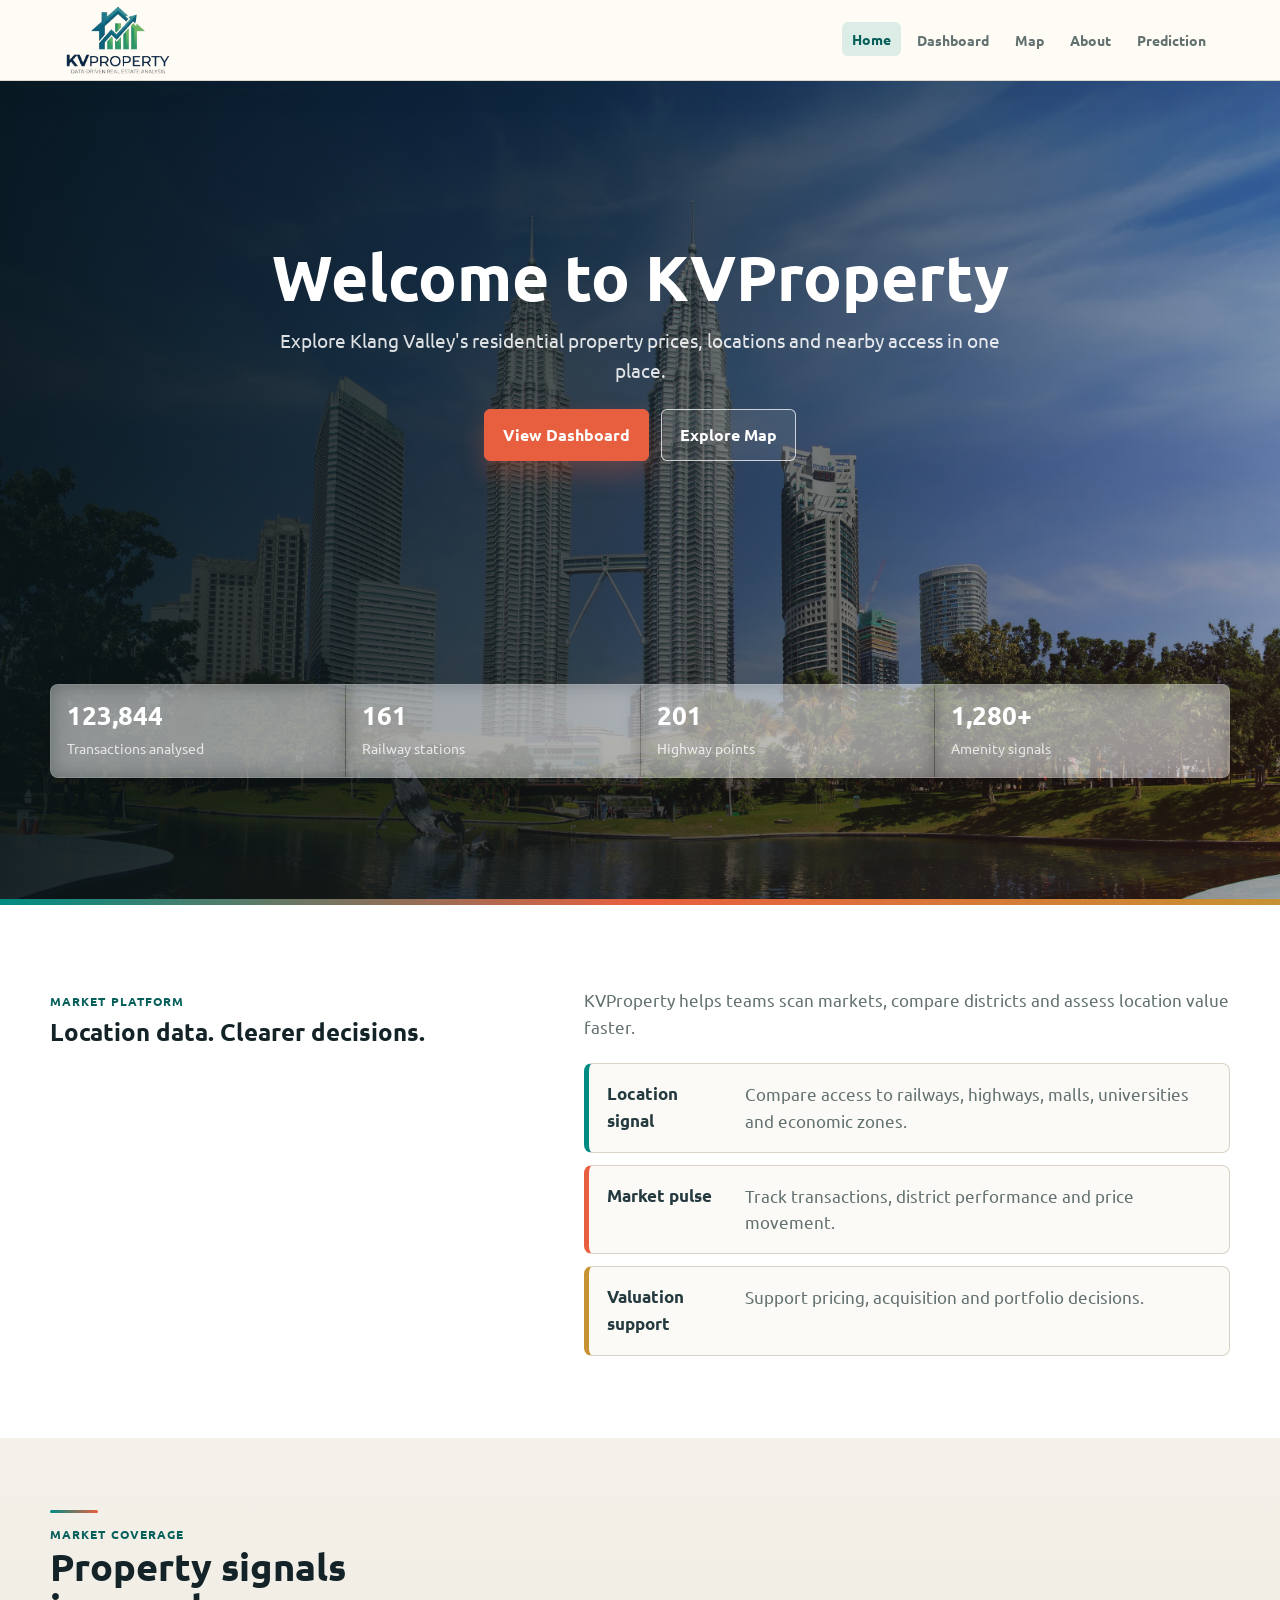
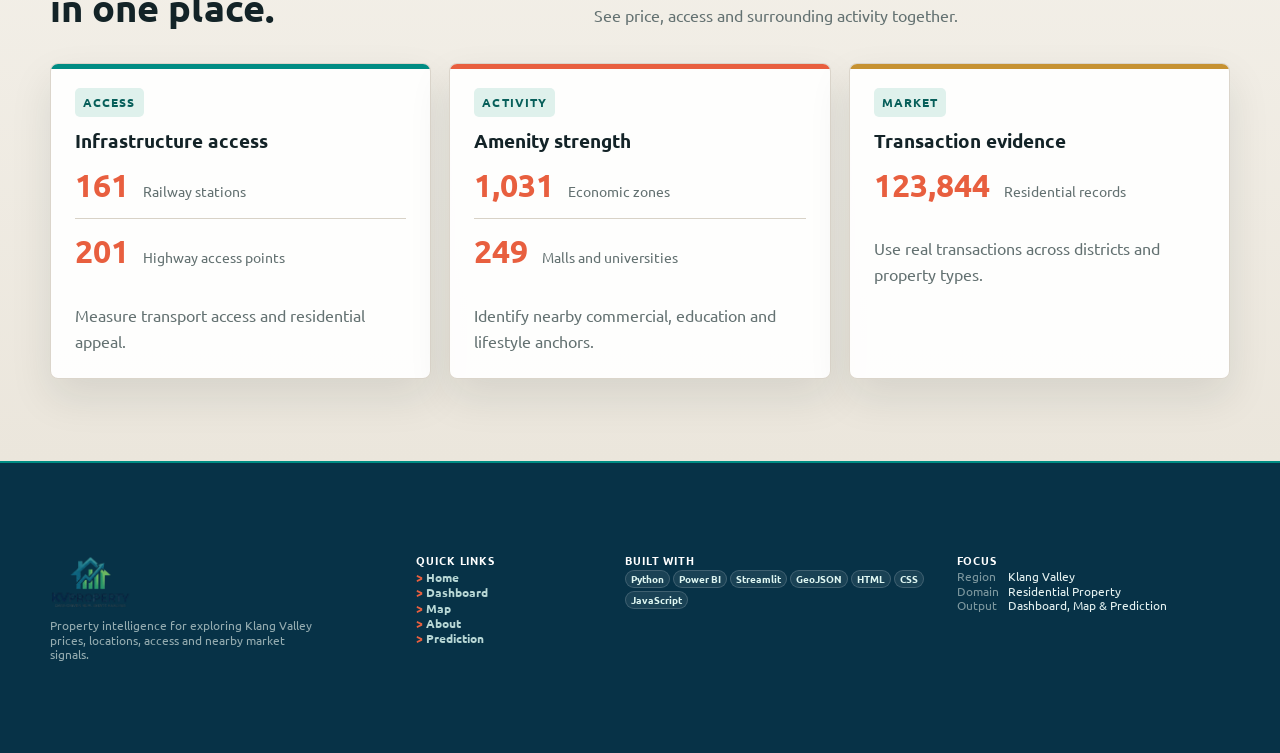
<file: index.html>
﻿<!DOCTYPE html>
<html lang="en">
<head>
    <meta charset="UTF-8">
    <meta name="viewport" content="width=device-width, initial-scale=1.0">
    <title>KVProperty | Property Intelligence</title>
    <link rel="stylesheet" href="style.css?v=20260619-flair-motion">
</head>
<body>
    <nav>
        <a class="logo" href="index.html" aria-label="KVProperty home"><img src="assets/KVProperty_no_bg.png?v=20260619-logo-final" alt="KVProperty"></a>
        <div class="nav-links" aria-label="Primary navigation">
            <a href="index.html" class="active">Home</a>
            <a href="dashboard.html">Dashboard</a>
            <a href="map.html">Map</a>
            <a href="about.html">About</a>
            <a href="prediction.html">Prediction</a>
        </div>
    </nav>

    <section class="hero">
        <div class="hero-content">
            <h1>Welcome to KVProperty</h1>
            <p>
                Explore Klang Valley's residential property prices, locations and nearby access in one place.
            </p>
            <div class="hero-buttons">
                <a href="dashboard.html" class="btn-primary">View Dashboard</a>
                <a href="map.html" class="btn-secondary">Explore Map</a>
            </div>
        </div>

        <div class="hero-stats" aria-label="Market coverage summary">
            <div class="hero-stat">
                <strong>123,844</strong>
                <span>Transactions analysed</span>
            </div>
            <div class="hero-stat">
                <strong>161</strong>
                <span>Railway stations</span>
            </div>
            <div class="hero-stat">
                <strong>201</strong>
                <span>Highway points</span>
            </div>
            <div class="hero-stat">
                <strong>1,280+</strong>
                <span>Amenity signals</span>
            </div>
        </div>
    </section>

    <section class="overview fade-up">
        <div class="container overview-layout">
            <div>
                <span class="kicker">Market platform</span>
                <h2>Location data. Clearer decisions.</h2>
            </div>
            <div class="overview-copy">
                <p>
                    KVProperty helps teams scan markets, compare districts and assess location value faster.
                </p>
                <div class="insight-list">
                    <div class="insight-row">
                        <strong>Location signal</strong>
                        <span>Compare access to railways, highways, malls, universities and economic zones.</span>
                    </div>
                    <div class="insight-row">
                        <strong>Market pulse</strong>
                        <span>Track transactions, district performance and price movement.</span>
                    </div>
                    <div class="insight-row">
                        <strong>Valuation support</strong>
                        <span>Support pricing, acquisition and portfolio decisions.</span>
                    </div>
                </div>
            </div>
        </div>
    </section>

    <section class="data-layers fade-up">
        <div class="container">
            <div class="section-header">
                <div>
                    <span class="kicker">Market coverage</span>
                    <h2>Property signals in one place.</h2>
                </div>
                <p>
                    See price, access and surrounding activity together.
                </p>
            </div>

            <div class="layer-grid">
                <article class="layer-card">
                    <span class="layer-tag">Access</span>
                    <h3>Infrastructure access</h3>
                    <div class="metric">
                        <span class="metric-number">161</span>
                        <span class="metric-label">Railway stations</span>
                    </div>
                    <div class="metric">
                        <span class="metric-number">201</span>
                        <span class="metric-label">Highway access points</span>
                    </div>
                    <p>Measure transport access and residential appeal.</p>
                </article>

                <article class="layer-card">
                    <span class="layer-tag">Activity</span>
                    <h3>Amenity strength</h3>
                    <div class="metric">
                        <span class="metric-number">1,031</span>
                        <span class="metric-label">Economic zones</span>
                    </div>
                    <div class="metric">
                        <span class="metric-number">249</span>
                        <span class="metric-label">Malls and universities</span>
                    </div>
                    <p>Identify nearby commercial, education and lifestyle anchors.</p>
                </article>

                <article class="layer-card">
                    <span class="layer-tag">Market</span>
                    <h3>Transaction evidence</h3>
                    <div class="metric">
                        <span class="metric-number">123,844</span>
                        <span class="metric-label">Residential records</span>
                    </div>
                    <p>Use real transactions across districts and property types.</p>
                </article>
            </div>
        </div>
    </section>
    <footer class="site-footer">
        <div class="footer-main">
            <section class="footer-brand">
                <div class="footer-logo"><img src="assets/KVProperty_no_bg.png?v=20260619-logo-final" alt="KVProperty"></div>
                <p>Property intelligence for exploring Klang Valley prices, locations, access and nearby market signals.</p>
            </section>

            <section class="footer-links" aria-label="Quick links">
                <h2>Quick Links</h2>
                <a href="index.html">Home</a>
                <a href="dashboard.html">Dashboard</a>
                <a href="map.html">Map</a>
                <a href="about.html">About</a>
                <a href="prediction.html">Prediction</a>
            </section>

            <section class="footer-tech" aria-label="Technologies used">
                <h2>Built With</h2>
                <div>
                    <span>Python</span>
                    <span>Power BI</span>
                    <span>Streamlit</span>
                    <span>GeoJSON</span>
                    <span>HTML</span>
                    <span>CSS</span>
                    <span>JavaScript</span>
                </div>
            </section>

            <section class="footer-meta">
                <h2>Focus</h2>
                <p><span>Region</span> Klang Valley</p>
                <p><span>Domain</span> Residential Property</p>
                <p><span>Output</span> Dashboard, Map & Prediction</p>
            </section>
        </div>
    </footer>

    <script>
        const fadeElements = document.querySelectorAll('.fade-up');
        const observer = new IntersectionObserver(entries => {
            entries.forEach(entry => {
                if (entry.isIntersecting) {
                    entry.target.classList.add('show');
                }
            });
        }, { threshold: 0.16 });
        fadeElements.forEach(el => observer.observe(el));
    </script>
</body>
</html>
</file>
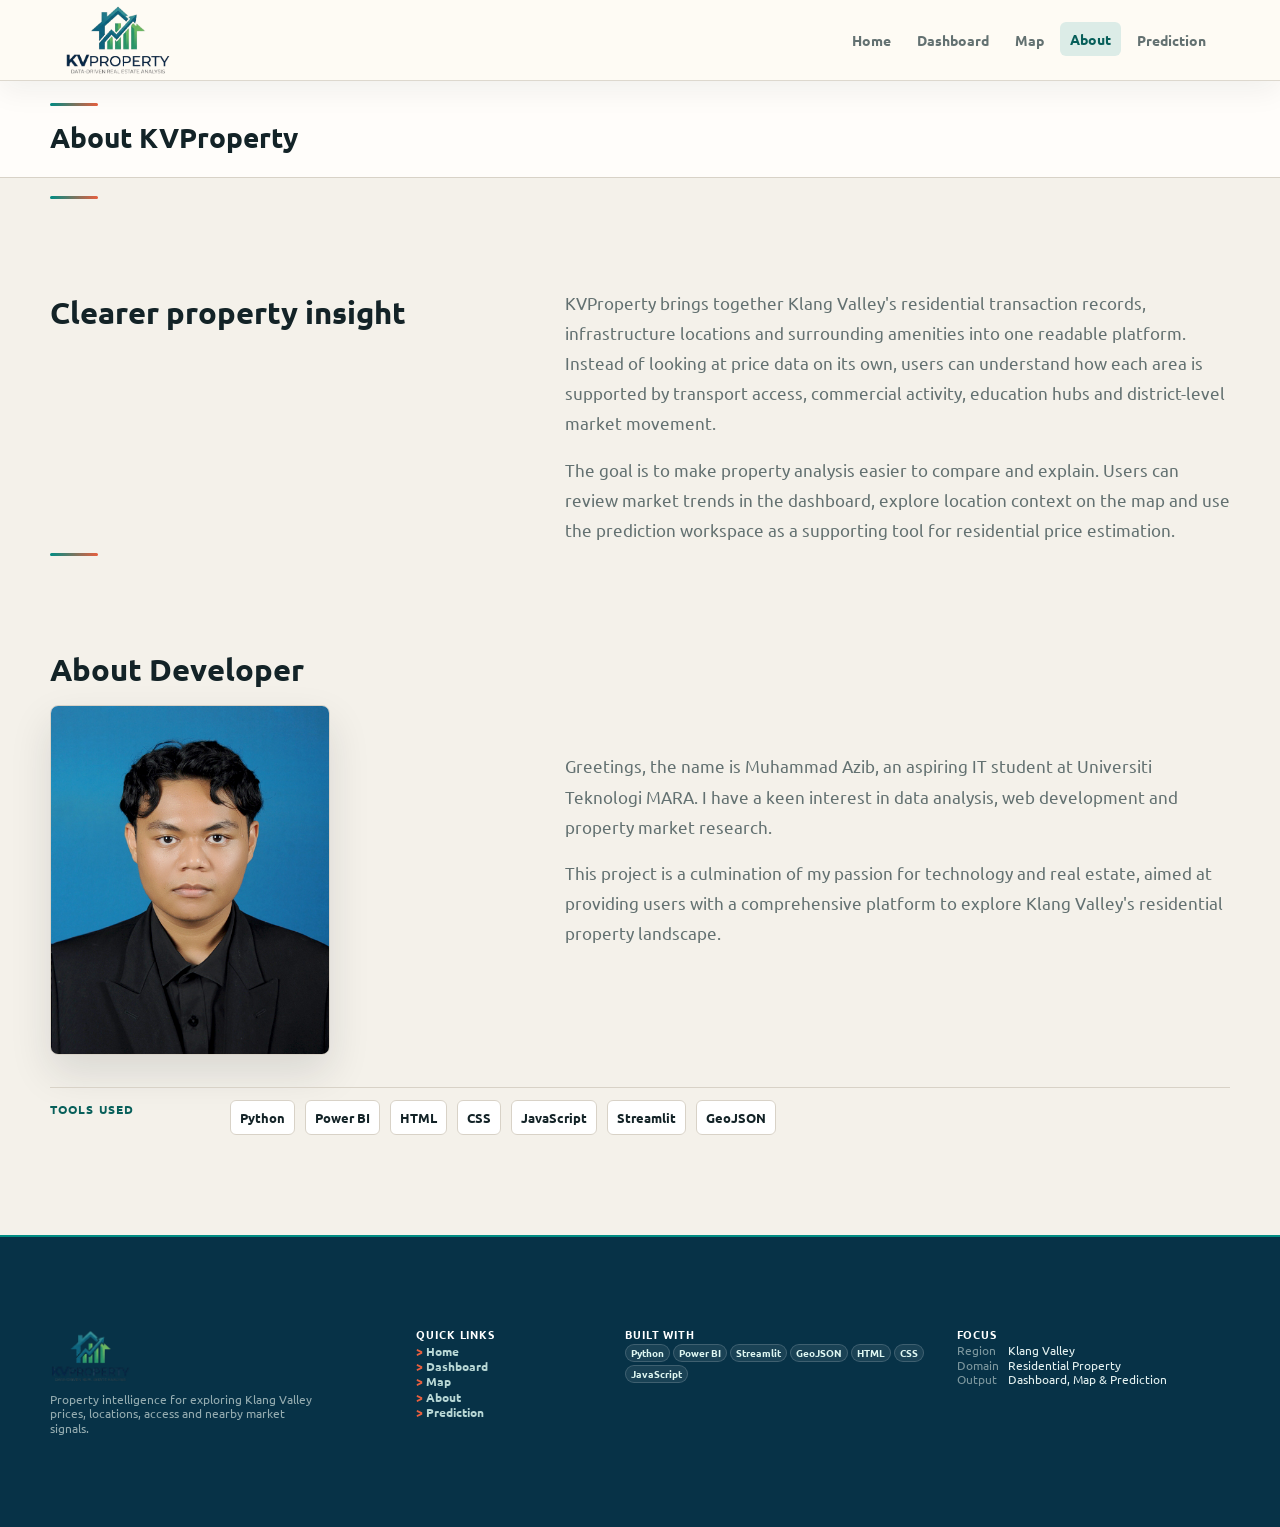
<file: about.html>
﻿<!DOCTYPE html>
<html lang="en">
<head>
    <meta charset="UTF-8">
    <meta name="viewport" content="width=device-width, initial-scale=1.0">
    <title>About | KVProperty</title>
    <link rel="stylesheet" href="style.css?v=20260620-developer-photo">
</head>
<body class="about-page-simple">
    <nav>
        <a class="logo" href="index.html" aria-label="KVProperty home"><img src="assets/KVProperty_no_bg.png?v=20260619-logo-final" alt="KVProperty"></a>
        <div class="nav-links" aria-label="Primary navigation">
            <a href="index.html">Home</a>
            <a href="dashboard.html">Dashboard</a>
            <a href="map.html">Map</a>
            <a href="about.html" class="active">About</a>
            <a href="prediction.html">Prediction</a>
        </div>
    </nav>

    <header class="page-hero">
        <div class="page-title">
            <div>
                <h1>About KVProperty</h1>
            </div>
            <p>
                
            </p>
        </div>
    </header>

    <main class="about-simple-shell">
        <section class="about-simple-intro">
            <div>
                <h2>Clearer property insight</h2>
            </div>
            <div>
                <p>
                    KVProperty brings together Klang Valley's residential transaction records, infrastructure locations and surrounding amenities into one readable platform. Instead of looking at price data on its own, users can understand how each area is supported by transport access, commercial activity, education hubs and district-level market movement.
                </p>
                <p>
                    The goal is to make property analysis easier to compare and explain. Users can review market trends in the dashboard, explore location context on the map and use the prediction workspace as a supporting tool for residential price estimation.
                </p>
            </div>
        </section>

        <section class="about-simple-intro about-developer-section">
            <div class="developer-visual">
                <h2>About Developer</h2>
                <figure class="developer-photo">
                    <img src="assets/azib.jpg?v=20260620" alt="Muhammad Azib">
                </figure>
            </div>
            <div class="developer-copy">
                <p>
                    Greetings, the name is Muhammad Azib, an aspiring IT student at Universiti Teknologi MARA. I have a keen interest in data analysis, web development and property market research.
                </p>
                <p>
                    This project is a culmination of my passion for technology and real estate, aimed at providing users with a comprehensive platform to explore Klang Valley's residential property landscape.
                </p>
            </div>
        </section>

        <section class="about-simple-tools">
            <span class="kicker">Tools used</span>
            <div>
                <span>Python</span>
                <span>Power BI</span>
                <span>HTML</span>
                <span>CSS</span>
                <span>JavaScript</span>
                <span>Streamlit</span>
                <span>GeoJSON</span>
            </div>
        </section>
    </main>
    <footer class="site-footer">
        <div class="footer-main">
            <section class="footer-brand">
                <div class="footer-logo"><img src="assets/KVProperty_no_bg.png?v=20260619-logo-final" alt="KVProperty"></div>
                <p>Property intelligence for exploring Klang Valley prices, locations, access and nearby market signals.</p>
            </section>

            <section class="footer-links" aria-label="Quick links">
                <h2>Quick Links</h2>
                <a href="index.html">Home</a>
                <a href="dashboard.html">Dashboard</a>
                <a href="map.html">Map</a>
                <a href="about.html">About</a>
                <a href="prediction.html">Prediction</a>
            </section>

            <section class="footer-tech" aria-label="Technologies used">
                <h2>Built With</h2>
                <div>
                    <span>Python</span>
                    <span>Power BI</span>
                    <span>Streamlit</span>
                    <span>GeoJSON</span>
                    <span>HTML</span>
                    <span>CSS</span>
                    <span>JavaScript</span>
                </div>
            </section>

            <section class="footer-meta">
                <h2>Focus</h2>
                <p><span>Region</span> Klang Valley</p>
                <p><span>Domain</span> Residential Property</p>
                <p><span>Output</span> Dashboard, Map & Prediction</p>
            </section>
        </div>
    </footer>
</body>
</html>
</file>
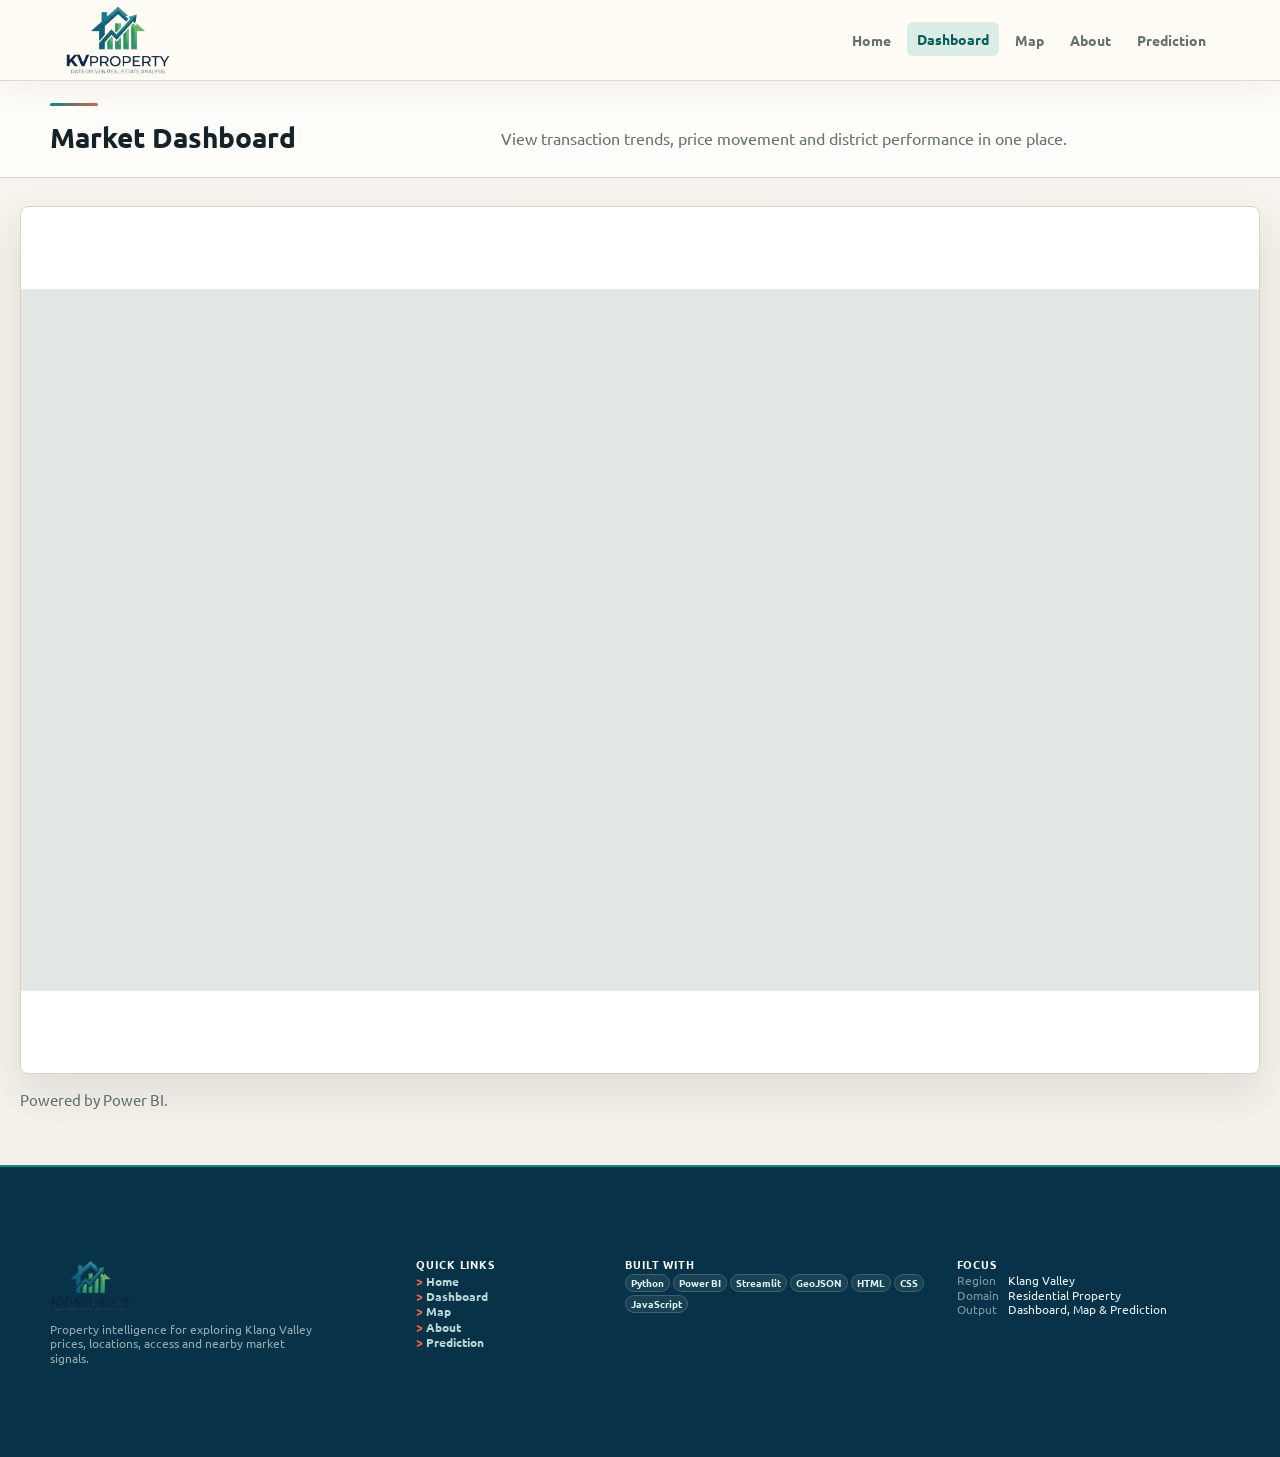
<file: dashboard.html>
﻿<!DOCTYPE html>
<html lang="en">
<head>
    <meta charset="UTF-8">
    <meta name="viewport" content="width=device-width, initial-scale=1.0">
    <title>Dashboard | KVProperty</title>
    <link rel="stylesheet" href="style.css?v=20260619-flair-motion">
</head>
<body>
    <nav>
        <a class="logo" href="index.html" aria-label="KVProperty home"><img src="assets/KVProperty_no_bg.png?v=20260619-logo-final" alt="KVProperty"></a>
        <div class="nav-links" aria-label="Primary navigation">
            <a href="index.html">Home</a>
            <a href="dashboard.html" class="active">Dashboard</a>
            <a href="map.html">Map</a>
            <a href="about.html">About</a>
            <a href="prediction.html">Prediction</a>
        </div>
    </nav>

    <header class="page-hero">
        <div class="page-title">
            <div>
                <h1>Market Dashboard</h1>
            </div>
            <p>
                View transaction trends, price movement and district performance in one place.
            </p>
        </div>
    </header>

    <div class="dashboard-wrapper">
        <main class="content-area">
            <section class="viz-card">
                <div class="powerbi-container">
                    <iframe
                        title="KVProperty Market Performance Dashboard"
                        width="600" height="373.5"
                        src="https://app.powerbi.com/view?r=eyJrIjoiOTczY2M2ZDItMzczOS00ZjFiLWJjNTctYmIyMGVkZTUxYTljIiwidCI6ImNkY2JiMGUyLTlmZWEtNGY1NC04NjcwLTY3MjcwNzc5N2FkYSIsImMiOjEwfQ%3D%3D"
                        frameborder="0"
                        allowfullscreen="true">
                    </iframe>
                    <!-- <iframe title="dashboard" width="600" height="373.5" src="https://app.powerbi.com/view?r=eyJrIjoiOTczY2M2ZDItMzczOS00ZjFiLWJjNTctYmIyMGVkZTUxYTljIiwidCI6ImNkY2JiMGUyLTlmZWEtNGY1NC04NjcwLTY3MjcwNzc5N2FkYSIsImMiOjEwfQ%3D%3D" frameborder="0" allowFullScreen="true"></iframe> -->
                </div>
            </section>

            <p class="dashboard-note">
                Powered by Power BI.
            </p>
        </main>
    </div>

    <footer class="site-footer">
        <div class="footer-main">
            <section class="footer-brand">
                <div class="footer-logo"><img src="assets/KVProperty_no_bg.png?v=20260619-logo-final" alt="KVProperty"></div>
                <p>Property intelligence for exploring Klang Valley prices, locations, access and nearby market signals.</p>
            </section>

            <section class="footer-links" aria-label="Quick links">
                <h2>Quick Links</h2>
                <a href="index.html">Home</a>
                <a href="dashboard.html">Dashboard</a>
                <a href="map.html">Map</a>
                <a href="about.html">About</a>
                <a href="prediction.html">Prediction</a>
            </section>

            <section class="footer-tech" aria-label="Technologies used">
                <h2>Built With</h2>
                <div>
                    <span>Python</span>
                    <span>Power BI</span>
                    <span>Streamlit</span>
                    <span>GeoJSON</span>
                    <span>HTML</span>
                    <span>CSS</span>
                    <span>JavaScript</span>
                </div>
            </section>

            <section class="footer-meta">
                <h2>Focus</h2>
                <p><span>Region</span> Klang Valley</p>
                <p><span>Domain</span> Residential Property</p>
                <p><span>Output</span> Dashboard, Map & Prediction</p>
            </section>
        </div>
    </footer>
</body>
</html>
</file>
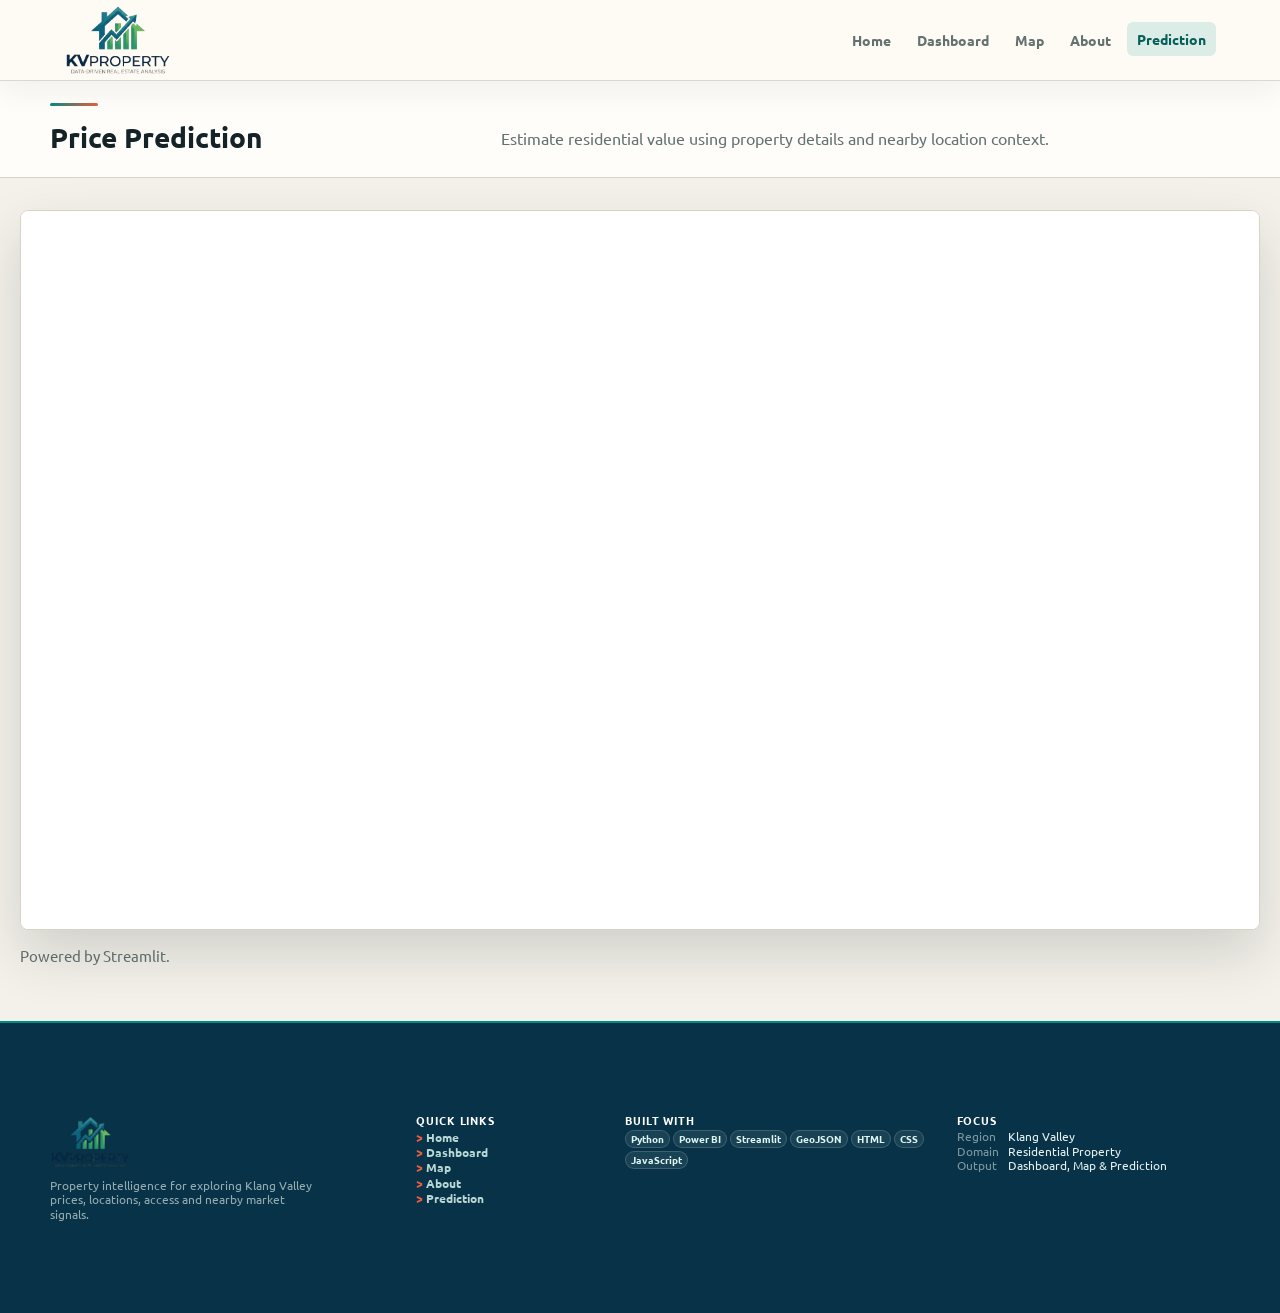
<file: prediction.html>
﻿<!DOCTYPE html>
<html lang="en">
<head>
    <meta charset="UTF-8">
    <meta name="viewport" content="width=device-width, initial-scale=1.0">
    <title>Prediction | KVProperty</title>
    <link rel="stylesheet" href="style.css?v=20260619-flair-motion">
</head>
<body class="prediction-page">
    <nav>
        <a class="logo" href="index.html" aria-label="KVProperty home"><img src="assets/KVProperty_no_bg.png?v=20260619-logo-final" alt="KVProperty"></a>
        <div class="nav-links" aria-label="Primary navigation">
            <a href="index.html">Home</a>
            <a href="dashboard.html">Dashboard</a>
            <a href="map.html">Map</a>
            <a href="about.html">About</a>
            <a href="prediction.html" class="active">Prediction</a>
        </div>
    </nav>

    <header class="page-hero">
        <div class="page-title">
            <div>
                <h1>Price Prediction</h1>
            </div>
            <p>
                Estimate residential value using property details and nearby location context.
            </p>
        </div>
    </header>

    <main class="prediction-shell">
        <section class="streamlit-frame-wrap" aria-label="Embedded valuation workspace">
            <iframe
                class="streamlit-frame"
                title="KVProperty Valuation Workspace"
                src="https://kvpropertyprediction.streamlit.app/?embedded=true"
                allow="clipboard-read; clipboard-write; fullscreen">
            </iframe>
        </section>

        <p class="dashboard-note">
            Powered by Streamlit.
        </p>
    </main>

    <footer class="site-footer">
        <div class="footer-main">
            <section class="footer-brand">
                <div class="footer-logo"><img src="assets/KVProperty_no_bg.png?v=20260619-logo-final" alt="KVProperty"></div>
                <p>Property intelligence for exploring Klang Valley prices, locations, access and nearby market signals.</p>
            </section>

            <section class="footer-links" aria-label="Quick links">
                <h2>Quick Links</h2>
                <a href="index.html">Home</a>
                <a href="dashboard.html">Dashboard</a>
                <a href="map.html">Map</a>
                <a href="about.html">About</a>
                <a href="prediction.html">Prediction</a>
            </section>

            <section class="footer-tech" aria-label="Technologies used">
                <h2>Built With</h2>
                <div>
                    <span>Python</span>
                    <span>Power BI</span>
                    <span>Streamlit</span>
                    <span>GeoJSON</span>
                    <span>HTML</span>
                    <span>CSS</span>
                    <span>JavaScript</span>
                </div>
            </section>

            <section class="footer-meta">
                <h2>Focus</h2>
                <p><span>Region</span> Klang Valley</p>
                <p><span>Domain</span> Residential Property</p>
                <p><span>Output</span> Dashboard, Map & Prediction</p>
            </section>
        </div>
    </footer>
</body>
</html>
</file>
<file: style.css>
﻿@import url('https://fonts.googleapis.com/css2?family=Ubuntu:wght@400;500;700;800&display=swap');

/* =====================================================
   KVProperty Website
   Refined analytics interface with richer visual flair
===================================================== */

* {
    box-sizing: border-box;
    margin: 0;
    padding: 0;
}

:root {
    --bg: #f4f1ea;
    --bg-strong: #ebe6dc;
    --surface: #ffffff;
    --surface-alt: #e7f1ed;
    --ink: #132327;
    --ink-soft: #243a3f;
    --muted: #637171;
    --line: #d8d2c7;
    --teal: #008c83;
    --teal-dark: #075f5a;
    --coral: #e85f3f;
    --amber: #c69232;
    --violet: #7357a6;
    --radius: 8px;
    --shadow: 0 18px 42px rgba(24, 35, 39, 0.1);
    --shadow-lift: 0 24px 54px rgba(24, 35, 39, 0.16);
}

html {
    scroll-behavior: smooth;
}

body {
    min-height: 100vh;
    background:
        linear-gradient(180deg, rgba(255, 255, 255, 0.68), rgba(244, 241, 234, 0.92) 260px),
        var(--bg);
    color: var(--ink);
    font-family: Inter, -apple-system, BlinkMacSystemFont, "Segoe UI", Arial, sans-serif;
    line-height: 1.6;
}

img,
iframe {
    max-width: 100%;
}

a {
    color: inherit;
}

.container,
.page-shell {
    width: min(1180px, calc(100% - 40px));
    margin: 0 auto;
}

nav {
    position: sticky;
    top: 0;
    z-index: 1000;
    display: flex;
    align-items: center;
    justify-content: space-between;
    gap: 24px;
    padding: 14px max(20px, 5vw);
    background: rgba(255, 252, 246, 0.9);
    border-bottom: 1px solid rgba(216, 210, 199, 0.86);
    backdrop-filter: blur(18px);
    box-shadow: 0 10px 30px rgba(19, 35, 39, 0.06);
}

.logo {
    display: inline-flex;
    align-items: center;
    gap: 12px;
    color: var(--ink);
    font-size: 1.08rem;
    font-weight: 850;
    letter-spacing: 0;
}

.logo::before {
    content: "";
    width: 14px;
    height: 30px;
    background: var(--teal);
    border-radius: 3px;
    box-shadow: 9px 6px 0 var(--coral), 18px 13px 0 var(--amber);
}

.nav-links {
    display: flex;
    align-items: center;
    gap: 6px;
}

.nav-links a {
    min-height: 38px;
    display: inline-flex;
    align-items: center;
    padding: 8px 12px;
    border-radius: 6px;
    color: var(--muted);
    font-size: 0.94rem;
    font-weight: 700;
    text-decoration: none;
    transition: background 160ms ease, color 160ms ease, transform 160ms ease;
}

.nav-links a:hover,
.nav-links a.active {
    background: #dcece7;
    color: var(--teal-dark);
    transform: translateY(-1px);
}

.btn-primary,
.btn-secondary {
    display: inline-flex;
    align-items: center;
    justify-content: center;
    min-height: 46px;
    padding: 12px 18px;
    border-radius: 6px;
    font-weight: 800;
    text-decoration: none;
    transition: transform 160ms ease, background 160ms ease, border-color 160ms ease, box-shadow 160ms ease;
}

.btn-primary {
    background: var(--coral);
    color: #ffffff;
    border: 1px solid var(--coral);
    box-shadow: 0 12px 24px rgba(232, 95, 63, 0.28);
}

.btn-primary:hover {
    background: #c94d32;
    transform: translateY(-2px);
    box-shadow: 0 16px 30px rgba(232, 95, 63, 0.34);
}

.btn-secondary {
    color: #ffffff;
    border: 1px solid rgba(255, 255, 255, 0.74);
    background: rgba(255, 255, 255, 0.08);
}

.btn-secondary:hover {
    background: rgba(255, 255, 255, 0.16);
    transform: translateY(-2px);
}

.hero {
    position: relative;
    min-height: calc(100vh - 66px);
    display: grid;
    align-items: end;
    padding: 94px 0 46px;
    background:
        linear-gradient(90deg, rgba(8, 20, 23, 0.91) 0%, rgba(8, 20, 23, 0.7) 46%, rgba(8, 20, 23, 0.2) 100%),
        linear-gradient(0deg, rgba(232, 95, 63, 0.18), rgba(0, 140, 131, 0.08)),
        url("assets/kuala lumpur.jpg");
    background-size: cover;
    background-position: center;
}

.hero::after {
    content: "";
    position: absolute;
    left: 0;
    right: 0;
    bottom: 0;
    height: 6px;
    background: linear-gradient(90deg, var(--teal), var(--coral), var(--amber));
}

.hero-content {
    position: relative;
    z-index: 1;
    width: min(980px, calc(100% - 40px));
    margin: 0 auto;
    color: #ffffff;
}

.eyebrow,
.layer-tag,
.stat-label,
.kicker {
    color: var(--teal-dark);
    font-size: 0.76rem;
    font-weight: 850;
    letter-spacing: 0.08em;
    text-transform: uppercase;
}

.hero .eyebrow {
    display: inline-flex;
    padding: 7px 10px;
    color: #c6fff5;
    background: rgba(0, 140, 131, 0.22);
    border: 1px solid rgba(198, 255, 245, 0.26);
    border-radius: 6px;
}

.hero h1 {
    max-width: 940px;
    margin-top: 18px;
    font-size: clamp(2.45rem, 5vw, 4.9rem);
    line-height: 1.02;
    letter-spacing: 0;
    text-wrap: balance;
}

.hero p {
    max-width: 720px;
    margin-top: 22px;
    color: rgba(255, 255, 255, 0.86);
    font-size: clamp(1rem, 1.8vw, 1.18rem);
}

.hero-buttons {
    display: flex;
    flex-wrap: wrap;
    gap: 12px;
    margin-top: 32px;
}

.hero-stats {
    position: relative;
    z-index: 1;
    display: grid;
    grid-template-columns: repeat(4, minmax(130px, 1fr));
    gap: 1px;
    width: min(1180px, calc(100% - 40px));
    margin: 46px auto 0;
    overflow: hidden;
    background: rgba(255, 255, 255, 0.28);
    border: 1px solid rgba(255, 255, 255, 0.32);
    border-radius: var(--radius);
    box-shadow: 0 24px 55px rgba(0, 0, 0, 0.2);
}

.hero-stat {
    min-height: 112px;
    padding: 18px;
    background: rgba(255, 255, 255, 0.13);
    color: #ffffff;
    backdrop-filter: blur(10px);
}

.hero-stat strong {
    display: block;
    color: #ffffff;
    font-size: clamp(1.35rem, 2vw, 2rem);
    line-height: 1.1;
}

.hero-stat span {
    display: block;
    margin-top: 8px;
    color: rgba(255, 255, 255, 0.76);
    font-size: 0.9rem;
}

section {
    padding: 82px 0;
}

.section-header {
    display: grid;
    grid-template-columns: minmax(240px, 0.8fr) minmax(280px, 1fr);
    gap: 36px;
    align-items: end;
    margin-bottom: 34px;
}

.section-header h2,
.page-title h1,
.map-header h2 {
    color: var(--ink);
    font-size: clamp(2rem, 3vw, 3.2rem);
    line-height: 1.08;
    letter-spacing: 0;
    text-wrap: balance;
}

.section-header p,
.overview-copy,
.page-title p,
.map-header p,
.viz-desc {
    color: var(--muted);
}

.overview {
    background: var(--surface);
}

.overview-layout {
    display: grid;
    grid-template-columns: minmax(260px, 0.75fr) minmax(320px, 1fr);
    gap: 50px;
    align-items: start;
}

.overview-copy {
    font-size: 1.05rem;
}

.insight-list {
    display: grid;
    gap: 12px;
    margin-top: 22px;
}

.insight-row {
    display: grid;
    grid-template-columns: 120px 1fr;
    gap: 18px;
    padding: 17px 18px;
    background: #fbfaf6;
    border: 1px solid var(--line);
    border-left: 5px solid var(--teal);
    border-radius: var(--radius);
}

.insight-row:nth-child(2) {
    border-left-color: var(--coral);
}

.insight-row:nth-child(3) {
    border-left-color: var(--amber);
}

.insight-row strong {
    color: var(--ink-soft);
}

.data-layers {
    background:
        linear-gradient(180deg, var(--bg), var(--bg-strong));
}

.layer-grid,
.viz-grid,
.metric-grid {
    display: grid;
    grid-template-columns: repeat(3, minmax(0, 1fr));
    gap: 18px;
}

.layer-card,
.metric-tile,
.info-pillar {
    position: relative;
    min-height: 230px;
    padding: 24px;
    background: rgba(255, 255, 255, 0.92);
    border: 1px solid rgba(216, 210, 199, 0.92);
    border-radius: var(--radius);
    box-shadow: var(--shadow);
    overflow: hidden;
    transition: transform 180ms ease, box-shadow 180ms ease, border-color 180ms ease;
}

.layer-card::before,
.info-pillar::before,
.metric-tile::before {
    content: "";
    position: absolute;
    inset: 0 0 auto;
    height: 5px;
    background: var(--teal);
}

.layer-card:nth-child(2)::before,
.info-pillar:nth-child(2)::before {
    background: var(--coral);
}

.layer-card:nth-child(3)::before,
.info-pillar:nth-child(3)::before {
    background: var(--amber);
}

.layer-card:hover,
.info-pillar:hover,
.metric-tile:hover {
    transform: translateY(-5px);
    border-color: rgba(0, 140, 131, 0.34);
    box-shadow: var(--shadow-lift);
}

.layer-tag {
    display: inline-flex;
    padding: 5px 8px;
    color: var(--teal-dark);
    background: #dff1ec;
    border-radius: 5px;
}

.layer-card h3,
.info-pillar h3,
.viz-card h2,
.viz-card h4 {
    margin-top: 12px;
    color: var(--ink);
    font-size: 1.2rem;
    line-height: 1.25;
}

.metric {
    display: grid;
    grid-template-columns: auto 1fr;
    gap: 14px;
    align-items: baseline;
    padding: 16px 0;
    border-bottom: 1px solid var(--line);
}

.metric:last-of-type {
    border-bottom: 0;
}

.metric-number {
    color: var(--coral);
    font-size: 2rem;
    font-weight: 900;
    line-height: 1;
}

.metric-label {
    color: var(--muted);
    font-size: 0.88rem;
}

.layer-card p,
.info-pillar p {
    margin-top: 18px;
    color: var(--muted);
}

.page-hero {
    padding: 74px 0 38px;
    background:
        linear-gradient(90deg, rgba(0, 140, 131, 0.12), rgba(232, 95, 63, 0.08), rgba(198, 146, 50, 0.08)),
        var(--surface);
    border-bottom: 1px solid var(--line);
}

.page-title {
    width: min(1180px, calc(100% - 40px));
    margin: 0 auto;
    display: grid;
    grid-template-columns: minmax(280px, 0.8fr) minmax(280px, 1fr);
    gap: 36px;
    align-items: end;
}

.dashboard-wrapper,
.map-page-container {
    width: min(1320px, calc(100% - 40px));
    margin: 0 auto;
    padding: 40px 0 80px;
}

.content-area {
    width: 100%;
}

.viz-card {
    background: var(--surface);
    border: 1px solid var(--line);
    border-radius: var(--radius);
    box-shadow: var(--shadow);
    overflow: hidden;
}

.viz-card-header {
    display: flex;
    align-items: end;
    justify-content: space-between;
    gap: 24px;
    padding: 22px 24px;
    border-bottom: 1px solid var(--line);
    background: #fbfaf6;
}

.viz-card-header p {
    max-width: 700px;
    color: var(--muted);
    margin-top: 6px;
}

.powerbi-container {
    width: 100%;
    height: min(78vh, 920px);
    min-height: 650px;
    background: #e3e8e4;
}

.powerbi-container iframe {
    width: 100%;
    height: 100%;
    border: 0;
}

.dashboard-note {
    margin-top: 14px;
    color: var(--muted);
    font-size: 0.92rem;
}

.map-page-container {
    display: grid;
    gap: 18px;
}

.map-header {
    display: grid;
    grid-template-columns: minmax(280px, 0.8fr) minmax(280px, 1fr);
    gap: 30px;
    align-items: end;
}

.map-controls {
    display: flex;
    flex-wrap: wrap;
    align-items: end;
    justify-content: space-between;
    gap: 16px;
    padding: 18px;
    background: #fffdfa;
    border: 1px solid var(--line);
    border-radius: var(--radius);
    box-shadow: 0 12px 26px rgba(19, 35, 39, 0.06);
}

.filter-group {
    display: grid;
    gap: 8px;
}

.filter-group label {
    color: var(--muted);
    font-size: 0.84rem;
    font-weight: 800;
}

#districtFilter {
    min-width: min(280px, calc(100vw - 76px));
    min-height: 42px;
    padding: 9px 12px;
    color: var(--ink);
    background: #ffffff;
    border: 1px solid #cfc7bc;
    border-radius: 6px;
    font: inherit;
}

#districtFilter:focus {
    outline: 3px solid rgba(0, 140, 131, 0.2);
    border-color: var(--teal);
}

.layer-legend {
    display: flex;
    flex-wrap: wrap;
    gap: 8px 14px;
    color: var(--muted);
    font-size: 0.88rem;
}

.legend-item {
    display: inline-flex;
    align-items: center;
    gap: 7px;
}

.legend-dot {
    width: 10px;
    height: 10px;
    border-radius: 2px;
    background: var(--teal);
}

.legend-rail { background: var(--teal); }
.legend-road { background: var(--coral); }
.legend-mall { background: var(--amber); }
.legend-edu { background: var(--violet); }
.legend-sale { background: var(--ink); }

.map-viewport {
    height: min(78vh, 860px);
    min-height: 620px;
    overflow: hidden;
    border: 1px solid var(--line);
    border-radius: var(--radius);
    box-shadow: var(--shadow-lift);
}

#map {
    width: 100%;
    height: 100%;
}

.leaflet-control-layers,
.leaflet-popup-content-wrapper {
    border-radius: 6px;
}

.about-grid {
    display: grid;
    grid-template-columns: minmax(280px, 0.8fr) minmax(320px, 1fr);
    gap: 32px;
    align-items: start;
}

.about-panel {
    padding: 26px;
    background: #fffdfa;
    border: 1px solid var(--line);
    border-radius: var(--radius);
    box-shadow: var(--shadow);
}

.about-panel p {
    margin-top: 14px;
    color: var(--muted);
}

.pillar-list {
    display: grid;
    gap: 16px;
}

/* =====================================================
   STREAMLIT EMBED PAGE
===================================================== */

.prediction-page {
    background: var(--bg);
}

.prediction-shell {
    width: min(1440px, calc(100% - 40px));
    margin: 0 auto;
    padding: 34px 0 44px;
}

.prediction-header {
    display: grid;
    grid-template-columns: minmax(280px, 0.85fr) minmax(280px, 1fr);
    gap: 28px;
    align-items: end;
    margin-bottom: 20px;
}

.prediction-header h1 {
    margin-top: 8px;
    font-size: clamp(1.85rem, 3vw, 3rem);
    line-height: 1.08;
}

.prediction-header p {
    color: var(--muted);
}

.streamlit-frame-wrap {
    height: calc(100vh - 198px);
    min-height: 720px;
    padding: 0;
    overflow: hidden;
    background: #ffffff;
    border: 1px solid var(--line);
    border-radius: var(--radius);
    box-shadow: var(--shadow-lift);
}

.streamlit-frame {
    width: 100%;
    height: 100%;
    display: block;
    border: 0;
    background: #ffffff;
}

footer {
    padding: 26px 20px;
    color: #c9d8d5;
    text-align: center;
    background: var(--ink);
    border-top: 5px solid var(--teal);
}

.fade-up {
    opacity: 0;
    transform: translateY(20px);
    transition: opacity 520ms ease, transform 520ms ease;
}

.fade-up.show {
    opacity: 1;
    transform: translateY(0);
}

@media (max-width: 900px) {
    nav {
        align-items: flex-start;
        flex-direction: column;
        gap: 14px;
    }

    .nav-links {
        width: 100%;
        overflow-x: auto;
        padding-bottom: 2px;
    }

    .hero {
        min-height: auto;
        padding-top: 88px;
    }

    .hero-stats,
    .section-header,
    .overview-layout,
    .page-title,
    .map-header,
    .about-grid,
    .prediction-header {
        grid-template-columns: 1fr;
    }

    .layer-grid,
    .viz-grid,
    .metric-grid {
        grid-template-columns: 1fr;
    }

    .insight-row {
        grid-template-columns: 1fr;
        gap: 6px;
    }

    .powerbi-container,
    .map-viewport {
        min-height: 560px;
    }
}

@media (max-width: 560px) {
    .container,
    .page-shell,
    .dashboard-wrapper,
    .map-page-container,
    .prediction-shell,
    .hero-content,
    .page-title {
        width: min(100% - 28px, 1180px);
    }

    .hero-buttons {
        flex-direction: column;
    }

    .btn-primary,
    .btn-secondary {
        width: 100%;
    }

    .hero-stat,
    .layer-card,
    .info-pillar,
    .about-panel {
        padding: 18px;
    }

    .viz-card-header {
        align-items: flex-start;
        flex-direction: column;
    }

    .map-viewport,
    .powerbi-container,
    .streamlit-frame-wrap {
        min-height: 480px;
    }
}
/* =====================================================
   SIMPLE ABOUT PAGE
===================================================== */

.about-page-simple {
    background: var(--bg);
}

.about-simple-shell {
    width: min(1180px, calc(100% - 40px));
    margin: 0 auto;
    padding: 52px 0 78px;
}

.about-simple-intro {
    display: grid;
    grid-template-columns: minmax(260px, 0.72fr) minmax(320px, 1fr);
    gap: 36px;
    align-items: start;
    padding-bottom: 34px;
    /*border-bottom: 1px solid var(--line);*/
}

.about-simple-intro h2 {
    margin-top: 8px;
    color: var(--ink);
    font-size: clamp(1.9rem, 3vw, 3rem);
    line-height: 1.08;
}

.about-simple-intro p {
    color: var(--muted);
    font-size: 1.05rem;
    line-height: 1.8;
}

.about-simple-tools {
    display: grid;
    grid-template-columns: 160px 1fr;
    gap: 20px;
    align-items: start;
    padding-top: 26px;
    border-top: 1px solid var(--line);
}

.about-simple-tools > div {
    display: flex;
    flex-wrap: wrap;
    gap: 10px;
}

.about-simple-tools > div span {
    padding: 9px 12px;
    color: var(--ink);
    background: #ffffff;
    border: 1px solid var(--line);
    border-radius: 6px;
    font-weight: 700;
    font-size: 0.92rem;
}

@media (max-width: 900px) {
    .about-simple-intro,
    .about-simple-tools {
        grid-template-columns: 1fr;
    }}

@media (max-width: 560px) {
    .about-simple-shell {
        width: min(100% - 28px, 1180px);
        padding: 38px 0 58px;
    }}

/* =====================================================
   CONSISTENT INNER PAGE HEADERS
===================================================== */

.page-hero {
    padding: 42px 0 30px;
    background: #fffdfa;
}

.page-title,
.prediction-header {
    width: min(1180px, calc(100% - 40px));
    margin: 0 auto;
    display: grid;
    grid-template-columns: minmax(240px, 0.58fr) minmax(300px, 1fr);
    gap: 28px;
    align-items: end;
}

.page-title h1,
.prediction-header h1 {
    margin-top: 8px;
    color: var(--ink);
    font-size: clamp(1.55rem, 2.2vw, 2.35rem);
    line-height: 1.12;
}

.page-title p,
.prediction-header p {
    max-width: 640px;
    color: var(--muted);
    font-size: 1rem;
    line-height: 1.7;
}

.prediction-shell {
    padding-top: 42px;
}

.about-simple-shell {
    padding-top: 44px;
}

.about-simple-intro {
    padding-bottom: 30px;
}

.about-simple-intro h2 {
    font-size: clamp(1.6rem, 2.4vw, 2.45rem);
}

.about-simple-intro p + p {
    margin-top: 16px;
}

.about-simple-tools {
    margin-top: 30px;
}

@media (max-width: 900px) {
    .page-title,
    .prediction-header {
        grid-template-columns: 1fr;
    }
}

@media (max-width: 560px) {
    .page-title,
    .prediction-header {
        width: min(100% - 28px, 1180px);
    }
}


/* =====================================================
   TYPOGRAPHY, CENTERED HERO, AND FOOTER REFRESH
===================================================== */

:root {
    --font-body: "Segoe UI", Arial, sans-serif;
    --font-display: Georgia, "Times New Roman", serif;
    --font-accent: "Trebuchet MS", "Segoe UI", sans-serif;
    --font-mono: Consolas, "Courier New", monospace;
}

body {
    font-family: var(--font-body);
}

.logo,
.nav-links a,
.btn-primary,
.btn-secondary,
.kicker,
.eyebrow,
.layer-tag,
.metric-label,
.footer-main h2,
.footer-pills span,
.footer-tech span {
    font-family: var(--font-accent);
}

.hero h1,
.section-header h2,
.page-title h1,
.about-simple-intro h2,
.layer-card h3,
.viz-card h2,
.viz-card h4 {
    font-family: var(--font-display);
    font-weight: 800;
}

.hero-stat strong,
.metric-number {
    font-family: var(--font-mono);
    letter-spacing: 0;
}

.hero {
    align-items: center;
    padding: 72px 0 42px;
}

.hero-content {
    text-align: center;
    display: grid;
    justify-items: center;
}

.hero h1,
.hero p {
    margin-left: auto;
    margin-right: auto;
}

.hero-buttons {
    justify-content: center;
}

.hero .eyebrow {
    justify-self: center;
}

.site-footer {
    padding: 0;
    color: #c7d7d5;
    text-align: left;
    background: #073247;
    border-top: 5px solid var(--teal);
}

.footer-main {
    width: min(1180px, calc(100% - 40px));
    margin: 0 auto;
    display: grid;
    grid-template-columns: minmax(240px, 1.15fr) minmax(150px, 0.65fr) minmax(230px, 0.95fr) minmax(240px, 1fr);
    gap: 52px;
    padding: 54px 0 46px;
}

.footer-logo {
    display: inline-flex;
    align-items: center;
    gap: 10px;
    color: #ffffff;
    font-family: var(--font-accent);
    font-size: 1.25rem;
    font-weight: 900;
}

.footer-logo::before {
    content: "";
    width: 13px;
    height: 28px;
    background: var(--teal);
    border-radius: 3px;
    box-shadow: 8px 6px 0 var(--coral);
}

.footer-brand p {
    max-width: 310px;
    margin-top: 18px;
    color: rgba(199, 215, 213, 0.74);
    line-height: 1.7;
}

.footer-pills {
    display: flex;
    flex-wrap: wrap;
    gap: 10px;
    margin-top: 24px;
}

.footer-pills span,
.footer-tech span {
    display: inline-flex;
    align-items: center;
    min-height: 28px;
    padding: 5px 10px;
    color: #dff7f2;
    background: rgba(255, 255, 255, 0.08);
    border: 1px solid rgba(255, 255, 255, 0.16);
    border-radius: 999px;
    font-size: 0.84rem;
    font-weight: 750;
}

.footer-main h2 {
    margin-bottom: 18px;
    color: #ffffff;
    font-size: 0.92rem;
    font-weight: 900;
    letter-spacing: 0.08em;
    text-transform: uppercase;
}

.footer-links {
    display: grid;
    align-content: start;
    gap: 10px;
}

.footer-links a {
    color: #b8d7d5;
    text-decoration: none;
    font-weight: 650;
}

.footer-links a::before {
    content: "> ";
    color: var(--coral);
    font-weight: 900;
}

.footer-links a:hover {
    color: #ffffff;
}

.footer-tech div {
    display: flex;
    flex-wrap: wrap;
    gap: 9px;
}

.footer-meta p {
    margin-top: 10px;
    color: #e5f2f1;
    line-height: 1.5;
}

.footer-meta span {
    display: inline-block;
    min-width: 74px;
    color: rgba(199, 215, 213, 0.62);
}

.footer-bottom {
    border-top: 1px solid rgba(255, 255, 255, 0.1);
    padding: 17px 20px;
    text-align: center;
}

.footer-bottom p {
    color: rgba(199, 215, 213, 0.72);
    font-size: 0.92rem;
}

@media (max-width: 980px) {
    .footer-main {
        grid-template-columns: repeat(2, minmax(0, 1fr));
    }
}

@media (max-width: 620px) {
    .footer-main {
        width: min(100% - 28px, 1180px);
        grid-template-columns: 1fr;
        gap: 30px;
        padding: 42px 0 34px;
    }

    .hero {
        padding-top: 58px;
    }
}

/* =====================================================
   COMPACT FOOTER AND FONT FIX
===================================================== */

:root {
    --font-body: "Segoe UI", Arial, sans-serif;
    --font-display: "Segoe UI", Arial, sans-serif;
    --font-accent: "Trebuchet MS", "Segoe UI", sans-serif;
    --font-mono: Consolas, "Courier New", monospace;
}

.hero h1,
.section-header h2,
.page-title h1,
.about-simple-intro h2,
.layer-card h3,
.viz-card h2,
.viz-card h4 {
    font-family: var(--font-display);
    font-weight: 850;
    letter-spacing: 0;
}

.hero h1 {
    max-width: 840px;
    font-size: clamp(2.7rem, 5.4vw, 5.5rem);
    line-height: 0.98;
}

.hero .eyebrow,
.kicker,
.layer-tag,
.footer-main h2 {
    font-family: var(--font-accent);
    letter-spacing: 0.09em;
}

.hero-stat strong,
.metric-number {
    font-family: var(--font-display);
    font-weight: 850;
}

.site-footer {
    border-top-width: 3px;
}

.footer-main {
    grid-template-columns: minmax(240px, 1.1fr) minmax(130px, 0.6fr) minmax(240px, 1fr) minmax(220px, 0.9fr);
    gap: 34px;
    padding: 30px 0 26px;
}

.footer-logo {
    font-size: 1.08rem;
}

.footer-logo::before {
    width: 10px;
    height: 23px;
    box-shadow: 7px 5px 0 var(--coral);
}

.footer-brand p {
    max-width: 290px;
    margin-top: 12px;
    font-size: 0.92rem;
    line-height: 1.55;
}

.footer-main h2 {
    margin-bottom: 10px;
    font-size: 0.78rem;
}

.footer-links {
    gap: 5px;
}

.footer-links a {
    font-size: 0.92rem;
}

.footer-tech div {
    gap: 7px;
}

.footer-tech span {
    min-height: 24px;
    padding: 3px 8px;
    font-size: 0.78rem;
    font-weight: 700;
}

.footer-meta p {
    margin-top: 6px;
    font-size: 0.9rem;
    line-height: 1.35;
}

.footer-meta span {
    min-width: 62px;
}

.footer-bottom {
    padding: 10px 20px;
}

.footer-bottom p {
    font-size: 0.82rem;
}

@media (max-width: 980px) {
    .footer-main {
        grid-template-columns: repeat(2, minmax(0, 1fr));
        padding: 28px 0 24px;
    }
}

@media (max-width: 620px) {
    .footer-main {
        grid-template-columns: 1fr;
        gap: 20px;
        padding: 26px 0 22px;
    }

    .hero h1 {
        font-size: clamp(2.35rem, 12vw, 3.7rem);
    }
}

/* =====================================================
   LOGO, SPACING, AND SIMPLE FLAIR FINAL PASS
===================================================== */

nav {
    min-height: 64px;
    padding: 10px max(20px, 5vw);
}

.logo {
    text-decoration: none;
}

.logo::before {
    content: none;
}

.logo img {
    display: block;
    width: auto;
    height: 38px;
    object-fit: contain;
}

.nav-links a {
    min-height: 34px;
    padding: 7px 11px;
}

.hero {
    min-height: calc(100vh - 64px);
    padding: 56px 0 32px;
}

.hero-content {
    width: min(900px, calc(100% - 40px));
}

.hero h1 {
    max-width: 760px;
    margin-top: 12px;
    font-size: clamp(2.45rem, 5vw, 5rem);
    line-height: 1.02;
}

.hero p {
    margin-top: 16px;
}

.hero-buttons {
    margin-top: 24px;
}

.hero-stats {
    margin-top: 34px;
}

.hero-stat {
    min-height: 92px;
    padding: 16px;
}

.page-hero {
    padding: 32px 0 24px;
}

.dashboard-wrapper,
.map-page-container {
    padding-top: 28px;
    padding-bottom: 54px;
}

.prediction-shell,
.about-simple-shell {
    padding-top: 32px;
    padding-bottom: 54px;
}

.section-header h2,
.page-title h1,
.about-simple-intro h2,
.layer-card h3,
.viz-card h2,
.viz-card h4 {
    font-family: "Segoe UI", Arial, sans-serif;
    font-weight: 820;
}

.kicker,
.eyebrow,
.layer-tag {
    border-radius: 5px;
}

.page-title,
.about-simple-intro,
.section-header {
    position: relative;
}

.page-title::before,
.about-simple-intro::before,
.section-header::before {
    content: "";
    position: absolute;
    left: 0;
    top: -10px;
    width: 48px;
    height: 3px;
    background: linear-gradient(90deg, var(--teal), var(--coral));
    border-radius: 999px;
}

.site-footer {
    background: #073247;
    border-top-width: 3px;
}

.footer-main {
    grid-template-columns: minmax(220px, 1.05fr) minmax(130px, 0.62fr) minmax(230px, 0.95fr) minmax(210px, 0.85fr);
    gap: 26px;
    padding: 22px 0 20px;
}

.footer-logo img {
    display: block;
    width: auto;
    height: 42px;
    object-fit: contain;
    filter: brightness(0) invert(1);
}

.footer-logo::before {
    content: none;
}

.footer-brand p {
    max-width: 280px;
    margin-top: 8px;
    font-size: 0.86rem;
    line-height: 1.45;
}

.footer-main h2 {
    margin-bottom: 8px;
    font-size: 0.74rem;
    letter-spacing: 0.08em;
}

.footer-links {
    gap: 3px;
}

.footer-links a,
.footer-meta p {
    font-size: 0.84rem;
}

.footer-tech div {
    gap: 6px;
}

.footer-tech span {
    min-height: 22px;
    padding: 2px 7px;
    font-size: 0.74rem;
}

.footer-meta p {
    margin-top: 4px;
}

.footer-meta span {
    min-width: 56px;
}

.footer-bottom {
    display: none;
}

@media (max-width: 980px) {
    .footer-main {
        grid-template-columns: repeat(2, minmax(0, 1fr));
        gap: 22px;
        padding: 24px 0 22px;
    }
}

@media (max-width: 620px) {
    nav {
        min-height: auto;
    }

    .logo img {
        height: 34px;
    }

    .hero {
        padding-top: 44px;
    }

    .footer-main {
        gap: 18px;
        padding: 22px 0 20px;
    }

    .footer-logo img {
        height: 36px;
    }
}

/* =====================================================
   LOGO CROP AND TIGHT FOOTER OVERRIDES
===================================================== */

nav {
    min-height: 68px;
    padding-top: 6px;
    padding-bottom: 6px;
}

.logo img {
    height: 58px;
    width: auto;
}

.nav-links a {
    min-height: 32px;
    padding: 6px 10px;
    font-size: 0.9rem;
}

.site-footer {
    border-top-width: 2px;
}

.footer-main {
    width: min(1180px, calc(100% - 40px));
    grid-template-columns: minmax(210px, 1fr) minmax(130px, 0.52fr) minmax(240px, 0.9fr) minmax(210px, 0.78fr);
    align-items: start;
    gap: 20px;
    padding: 14px 0 12px;
}

.footer-logo img {
    height: 50px;
    width: auto;
    filter: none;
}

.footer-brand p {
    max-width: 280px;
    margin-top: 4px;
    font-size: 0.78rem;
    line-height: 1.35;
}

.footer-main h2 {
    margin-bottom: 5px;
    font-size: 0.7rem;
    line-height: 1.1;
}

.footer-links {
    gap: 0;
}

.footer-links a {
    font-size: 0.78rem;
    line-height: 1.45;
}

.footer-tech div {
    gap: 4px;
}

.footer-tech span {
    min-height: 19px;
    padding: 1px 6px;
    font-size: 0.68rem;
    line-height: 1.2;
}

.footer-meta p {
    margin-top: 2px;
    font-size: 0.76rem;
    line-height: 1.28;
}

.footer-meta span {
    min-width: 50px;
}

.about-simple-shell {
    padding-bottom: 32px;
}

.about-simple-tools {
    margin-top: 18px;
    padding-top: 16px;
}

.about-simple-tools > div span {
    padding: 7px 10px;
}

@media (max-width: 980px) {
    .footer-main {
        grid-template-columns: repeat(2, minmax(0, 1fr));
        gap: 16px;
        padding: 16px 0 14px;
    }
}

@media (max-width: 620px) {
    .logo img {
        height: 48px;
    }

    .footer-main {
        grid-template-columns: 1fr;
        gap: 10px;
        padding: 14px 0 12px;
    }

    .footer-logo img {
        height: 44px;
    }
}

/* =====================================================
   UBUNTU FONT PASS
===================================================== */

:root {
    --font-body: "Ubuntu", "Segoe UI", Arial, sans-serif;
    --font-display: "Ubuntu", "Segoe UI", Arial, sans-serif;
    --font-accent: "Ubuntu", "Trebuchet MS", sans-serif;
    --font-mono: "Ubuntu", Consolas, monospace;
}

body,
p,
a,
span,
label,
select,
button,
input,
textarea,
.nav-links a,
.btn-primary,
.btn-secondary,
.kicker,
.eyebrow,
.layer-tag,
.metric-label,
.footer-main,
.footer-links a,
.footer-tech span,
.footer-meta p,
.dashboard-note,
.viz-card-header p,
.about-simple-tools,
.about-simple-intro p,
.insight-row,
.layer-card p {
    font-family: var(--font-body);
}

.hero h1,
.section-header h2,
.page-title h1,
.about-simple-intro h2,
.layer-card h3,
.viz-card h2,
.viz-card h4,
.metric-number,
.hero-stat strong {
    font-family: var(--font-display);
    font-weight: 800;
}

p,
.overview-copy,
.page-title p,
.hero p,
.map-header p,
.footer-brand p {
    font-weight: 400;
    letter-spacing: 0;
}

.kicker,
.eyebrow,
.layer-tag,
.footer-main h2,
.nav-links a,
.btn-primary,
.btn-secondary {
    font-weight: 700;
}

/* =====================================================
   FINAL UBUNTU, LOGO, FOOTER TIGHTENING
===================================================== */

html,
body,
p,
a,
span,
label,
select,
button,
input,
textarea,
strong,
h1,
h2,
h3,
h4,
.nav-links a,
.btn-primary,
.btn-secondary,
.kicker,
.eyebrow,
.layer-tag,
.metric-label,
.metric-number,
.hero-stat strong,
.footer-main,
.footer-main h2,
.footer-links a,
.footer-tech span,
.footer-meta p,
.dashboard-note,
.viz-card-header p,
.about-simple-tools,
.about-simple-intro p,
.insight-row,
.layer-card p {
    font-family: "Ubuntu", "Segoe UI", Arial, sans-serif !important;
}

nav {
    min-height: 76px;
    padding-top: 4px;
    padding-bottom: 4px;
}

.logo img {
    height: 72px;
    width: auto;
    max-width: none;
}

.nav-links a {
    font-size: 0.88rem;
}

.hero {
    min-height: calc(100vh - 76px);
}

.about-simple-shell {
    padding-top: 28px;
    padding-bottom: 18px;
}

.about-simple-intro {
    padding-bottom: 18px;
}

.about-simple-tools {
    margin-top: 14px;
    padding-top: 12px;
}

.about-simple-tools > div span {
    padding: 6px 9px;
    font-size: 0.84rem;
}

.site-footer {
    border-top-width: 2px;
}

.footer-main {
    grid-template-columns: minmax(220px, 1fr) minmax(130px, 0.55fr) minmax(240px, 0.9fr) minmax(210px, 0.78fr);
    gap: 16px;
    padding: 10px 0 9px;
}

.footer-logo img {
    height: 54px;
    width: auto;
    max-width: none;
    filter: none;
}

.footer-brand p {
    margin-top: 2px;
    max-width: 270px;
    font-size: 0.74rem;
    line-height: 1.25;
}

.footer-main h2 {
    margin-bottom: 3px;
    font-size: 0.66rem;
}

.footer-links {
    gap: 0;
}

.footer-links a {
    font-size: 0.74rem;
    line-height: 1.3;
}

.footer-tech div {
    gap: 3px;
}

.footer-tech span {
    min-height: 18px;
    padding: 1px 5px;
    font-size: 0.64rem;
}

.footer-meta p {
    margin-top: 1px;
    font-size: 0.72rem;
    line-height: 1.2;
}

.footer-meta span {
    min-width: 48px;
}

@media (max-width: 980px) {
    .footer-main {
        grid-template-columns: repeat(2, minmax(0, 1fr));
        padding: 12px 0 10px;
    }
}

@media (max-width: 620px) {
    nav {
        min-height: auto;
    }

    .logo img {
        height: 56px;
    }

    .footer-main {
        grid-template-columns: 1fr;
        gap: 8px;
        padding: 12px 0 10px;
    }

    .footer-logo img {
        height: 46px;
    }
}

/* =====================================================
   FORCE UBUNTU ACROSS ALL WEBSITE TEXT
===================================================== */

*,
*::before,
*::after {
    font-family: "Ubuntu", "Segoe UI", Arial, sans-serif !important;
}

html,
body {
    font-family: "Ubuntu", "Segoe UI", Arial, sans-serif !important;
}

h1,
h2,
h3,
h4,
h5,
h6,
p,
a,
span,
strong,
small,
label,
select,
option,
button,
input,
textarea,
li,
td,
th,
div {
    font-family: "Ubuntu", "Segoe UI", Arial, sans-serif !important;
}

.hero h1 {
    font-weight: 800 !important;
    letter-spacing: 0 !important;
}

.nav-links a,
.btn-primary,
.btn-secondary,
.kicker,
.eyebrow,
.layer-tag,
.footer-main h2,
.footer-links a,
.footer-tech span {
    font-weight: 700 !important;
}

.hero p,
.page-title p,
.overview-copy,
.layer-card p,
.about-simple-intro p,
.footer-brand p {
    font-weight: 400 !important;
}

/* =====================================================
   SUBTLE FLAIR AND MOTION
===================================================== */

@keyframes pageFadeIn {
    from {
        opacity: 0;
    }
    to {
        opacity: 1;
    }
}

@keyframes riseIn {
    from {
        opacity: 0;
        transform: translateY(16px);
    }
    to {
        opacity: 1;
        transform: translateY(0);
    }
}

@keyframes softScaleIn {
    from {
        opacity: 0;
        transform: scale(0.985);
    }
    to {
        opacity: 1;
        transform: scale(1);
    }
}

@keyframes accentSlide {
    from {
        transform: scaleX(0);
    }
    to {
        transform: scaleX(1);
    }
}

body {
    animation: pageFadeIn 420ms ease both;
}

nav {
    animation: riseIn 460ms ease both;
}

.logo img {
    transition: transform 180ms ease, filter 180ms ease;
}

.logo:hover img {
    transform: translateY(-1px) scale(1.03);
}

.nav-links a,
.btn-primary,
.btn-secondary,
.footer-links a,
.footer-tech span,
.about-simple-tools > div span {
    transition: transform 170ms ease, background 170ms ease, color 170ms ease, border-color 170ms ease, box-shadow 170ms ease;
}

.nav-links a:hover,
.footer-links a:hover,
.footer-tech span:hover,
.about-simple-tools > div span:hover {
    transform: translateY(-1px);
}

.hero-content {
    animation: riseIn 620ms ease 90ms both;
}

.hero-stats {
    animation: softScaleIn 620ms ease 210ms both;
}

.hero-stat {
    transition: background 180ms ease, transform 180ms ease;
}

.hero-stat:hover {
    background: rgba(255, 255, 255, 0.18);
    transform: translateY(-2px);
}

.page-hero,
.about-simple-intro,
.viz-card,
.map-controls,
.map-viewport,
.streamlit-frame-wrap {
    animation: riseIn 520ms ease both;
}

.page-title::before,
.about-simple-intro::before,
.section-header::before {
    transform-origin: left center;
    animation: accentSlide 520ms ease 120ms both;
}

.insight-row,
.layer-card,
.about-simple-tools,
.site-footer {
    animation: riseIn 560ms ease both;
}

.layer-card,
.insight-row,
.viz-card,
.map-controls,
.map-viewport,
.streamlit-frame-wrap,
.about-simple-tools > div span {
    transition: transform 190ms ease, box-shadow 190ms ease, border-color 190ms ease;
}

.layer-card:hover,
.insight-row:hover,
.viz-card:hover,
.map-controls:hover,
.streamlit-frame-wrap:hover {
    transform: translateY(-3px);
    box-shadow: var(--shadow-lift);
}

.map-viewport:hover {
    box-shadow: 0 28px 62px rgba(24, 35, 39, 0.18);
}

.btn-primary:hover,
.btn-secondary:hover {
    transform: translateY(-2px);
}

.footer-logo img {
    transition: transform 180ms ease;
}

.footer-logo:hover img {
    transform: translateY(-1px) scale(1.02);
}

@media (prefers-reduced-motion: reduce) {
    *,
    *::before,
    *::after {
        animation-duration: 1ms !important;
        animation-iteration-count: 1 !important;
        scroll-behavior: auto !important;
        transition-duration: 1ms !important;
    }
}

/* =====================================================
   ABOUT DEVELOPER PHOTO
===================================================== */

.about-developer-section {
    align-items: center;
}

.developer-visual {
    display: grid;
    gap: 18px;
    align-content: start;
}

.developer-photo {
    width: min(280px, 100%);
    aspect-ratio: 4 / 5;
    overflow: hidden;
    background: #ffffff;
    border: 1px solid var(--line);
    border-radius: var(--radius);
    box-shadow: 0 18px 42px rgba(24, 35, 39, 0.12);
}

.developer-photo img {
    width: 100%;
    height: 100%;
    display: block;
    object-fit: cover;
    object-position: center;
    transition: transform 220ms ease;
}

.developer-photo:hover img {
    transform: scale(1.035);
}

.developer-copy {
    align-self: center;
}

@media (max-width: 900px) {
    .developer-photo {
        width: min(240px, 100%);
    }
}

@media (max-width: 560px) {
    .developer-photo {
        width: 100%;
        max-width: 280px;
    }
}
</file>
